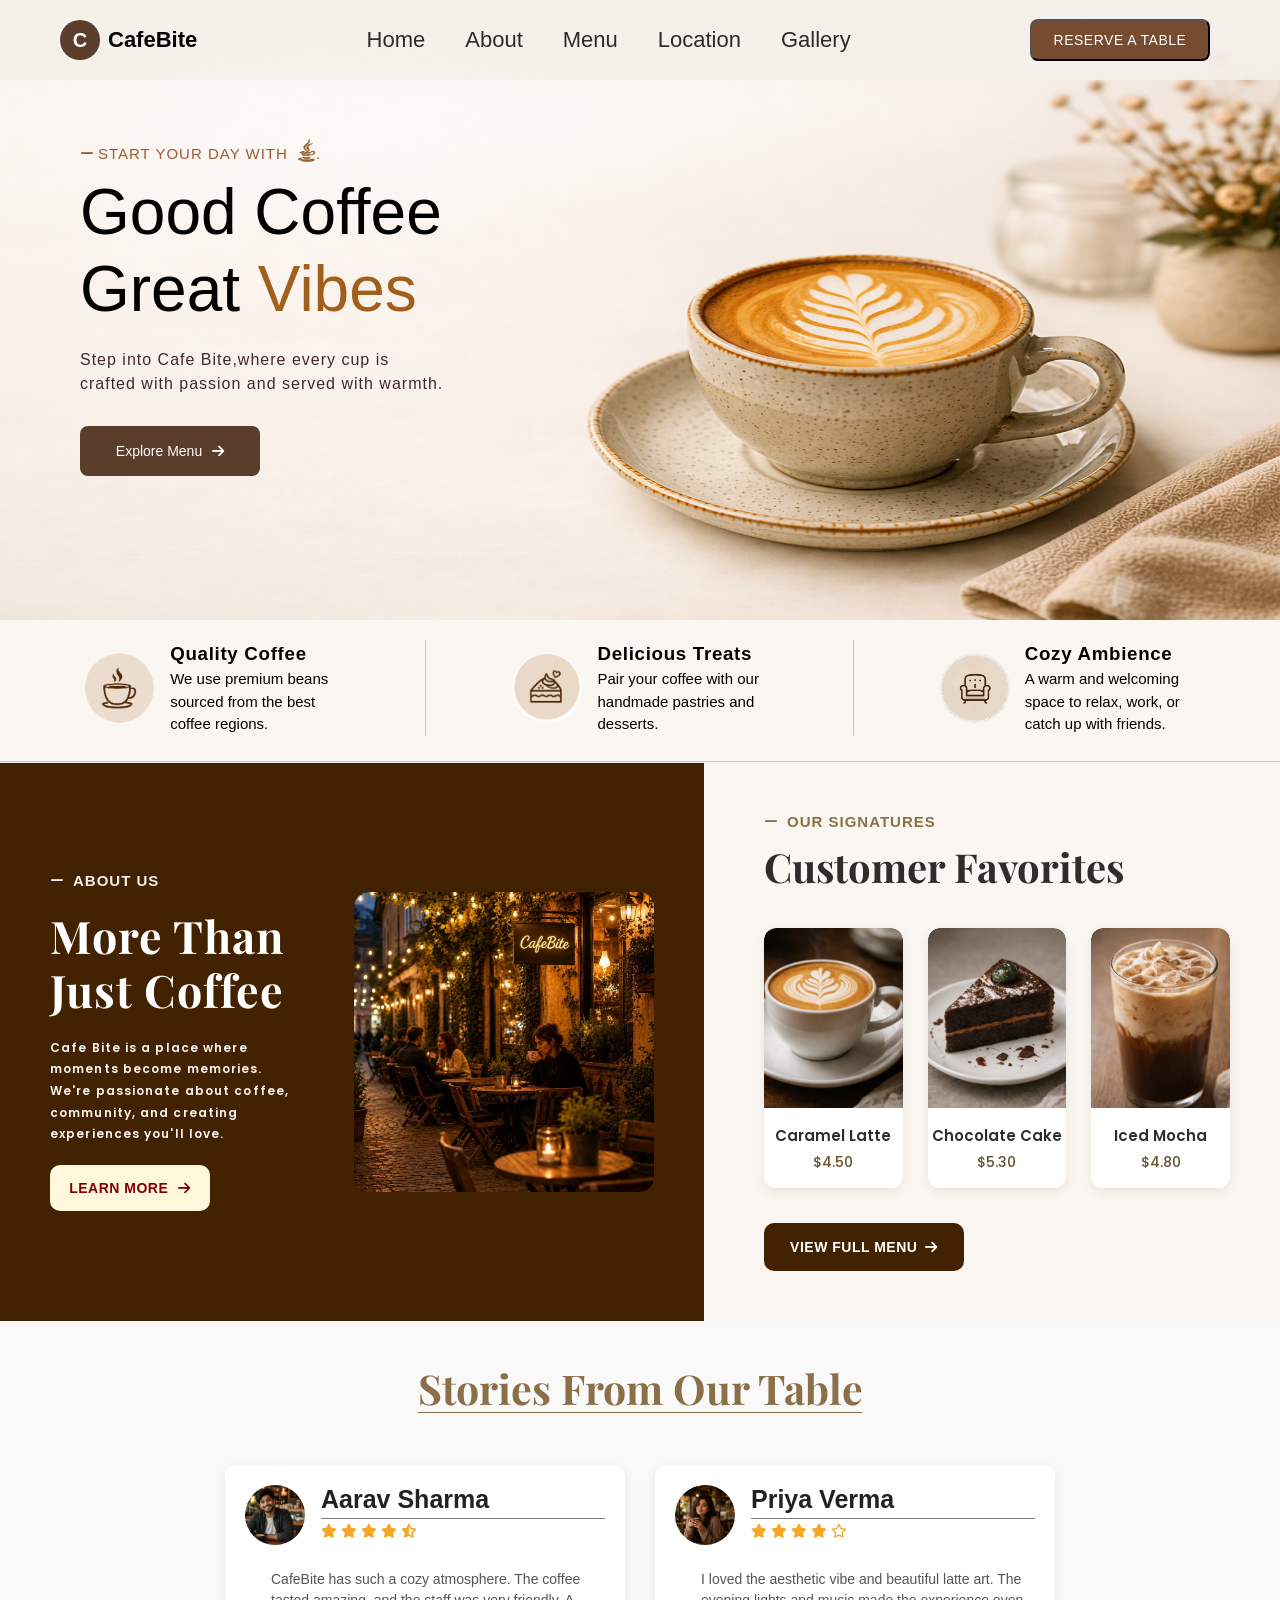
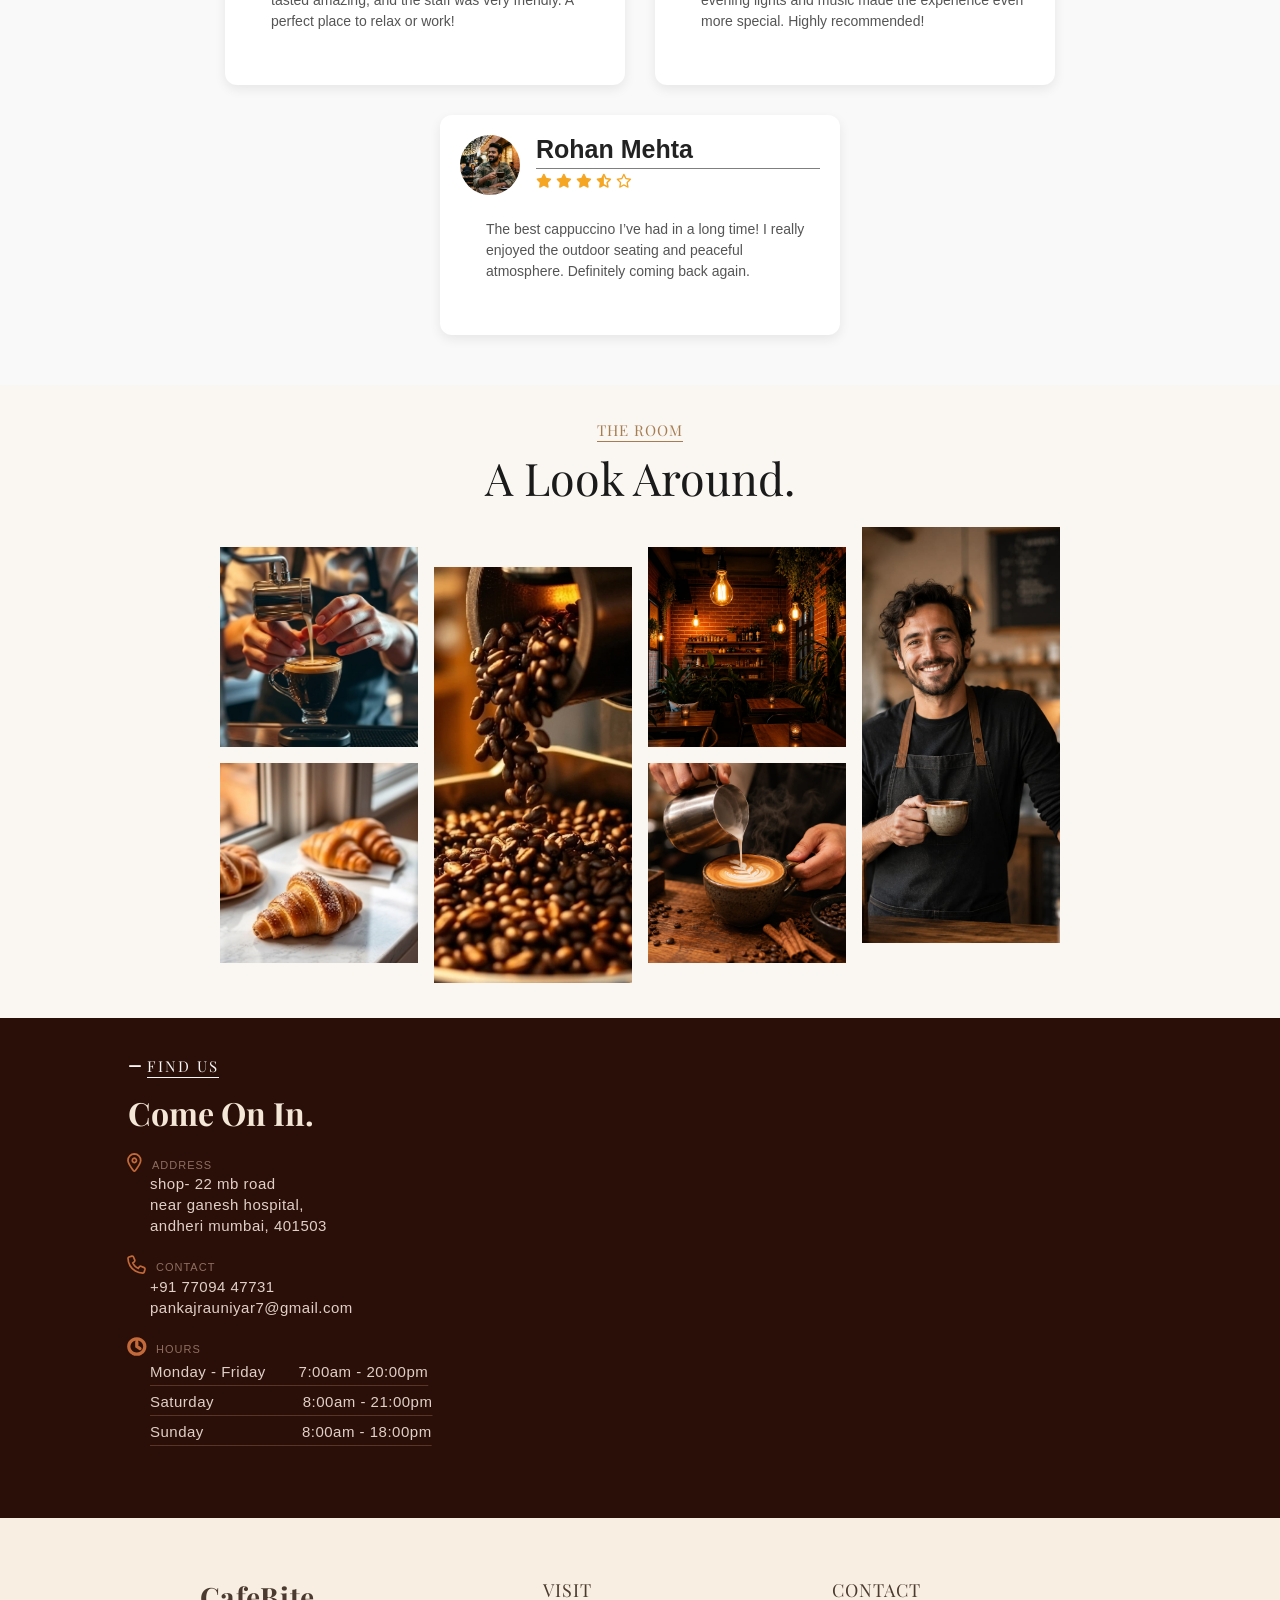
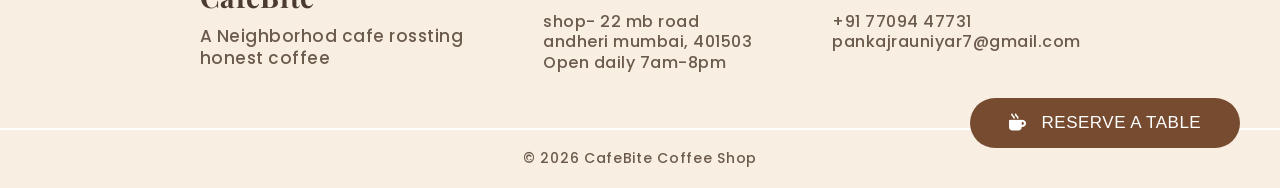
<file: index.html>
<!DOCTYPE html>
<html lang="en">

<head>
    <meta charset="UTF-8">
    <meta name="viewport" content="width=device-width, initial-scale=1.0">
    <title>firts project</title>
    <link rel="stylesheet" href="style.css">
    <link rel="stylesheet" href="https://cdnjs.cloudflare.com/ajax/libs/font-awesome/6.4.0/css/all.min.css"
        integrity="sha512-iecdLmaskl7CVkqkXNQ/ZH/XLlvWZOJyj7Yy7tcenmpD1ypASozpmT/E0iPtmFIB46ZmdtAc9eNBvH0H/ZpiBw=="
        crossorigin="anonymous" referrerpolicy="no-referrer" />
    <link
        href="https://fonts.googleapis.com/css2?family=Playfair+Display:wght@600&family=Poppins:wght@400;500&display=swap"
        rel="stylesheet">


</head>

<body>
    <!--nav bar-->
    <nav class="navbar">
        <div class="logo">
            <div class="circle">C</div>
            <span>CafeBite</span>
        </div>
        <ul class="nav-links">
            <li><a href="file:///E:/WEB%20SITE%20FRONTEND/index.html">Home</a></li>
            <li><a href="#nav-abt">About</a></li>
            <li><a href="menu.html">Menu</a></li>
            <li><a href="#location">Location</a></li>
            <li><a href="#abt-gallery">Gallery</a></li>
        </ul>
        <button class="login" onclick="window.location='reserve-form.html'">
            <a href="reserve-form.html">RESERVE A TABLE</a>
        </button>

        <div class="menu-toggle">&#9776;</div>
    </nav>
    <main>
        <!--hero image-->
        <section class="hero">
            <div class="hero-content">
                <p><i class="fa-solid fa-minus line"></i>START YOUR DAY WITH <span><i
                            class="fa-brands fa-java"></i>.</span></p>
                <h1>
                    Good Coffee <br> Great
                    <span>Vibes</span>
                </h1>
                <p class="para">
                    Step into Cafe Bite,where every cup is <br>crafted with passion and served with warmth.
                </p>
                    <a href="menu.html" class="exp-btn">
                        Explore Menu<span><i class="fa-solid fa-arrow-right"></i></span></a>
            </div>
            <div class="hero-img">
                <img src="hero.png" alt="coffee image">
            </div>
        </section>

        <!--FEATURES-->
        <div class="feature">
            <div class="coffee">
                <div class="cupicon">
                    <img src="cofficon.png">
                </div>
                <div class="coffeedata">
                    <h3>Quality Coffee</h3>
                    <p>We use premium beans sourced from the best coffee regions.</p>
                </div>
            </div>
            <hr>
            <div class="coffee">
                <div class="cupicon">
                    <img src="treaticon.png">
                </div>
                <div class="coffeedata">
                    <h3>Delicious Treats</h3>
                    <p>Pair your coffee with our handmade pastries and desserts.</p>
                </div>
            </div>
            <hr>
            <div class="coffee">
                <div class="cupicon">
                    <img src="chairicons.png">
                </div>
                <div class="coffeedata">
                    <h3>Cozy Ambience</h3>
                    <p>A warm and welcoming space to relax, work, or catch up with friends.</p>
                </div>
            </div>
        </div>

        <!--about us or favourite-->
        <hr>
        <div class="webdetail">
            <!--about-us-->
            <div class="about-us" id="nav-abt">
                <div class="about">
                    <p><i class="fa-solid fa-minus line"></i>ABOUT US
                    <h1>
                        More Than <br>Just Coffee
                    </h1>
                    <p class="abtpara">
                        Cafe Bite is a place where moments
                        become memories. We're passionate
                        about coffee, community, and creating
                        experiences you'll love.
                    </p>
                    <button class="abt" id="learn-more">
                        LEARN MORE<span><i class="fa-solid fa-arrow-right"></i></span>
                    </button>
                </div>

                <img src="gall-2.jpeg">

            </div>
            <!--our signature-->
            <div class="signature">
                <div class="signMenu">
                    <div class="signheader">
                        <p><i class="fa-solid fa-minus line"></i>OUR SIGNATURES
                        <h1>
                            Customer Favorites
                        </h1>
                    </div>
                    <div class="signimg">
                        <div class="signcard1">
                            <img src="coffeeFav.png">
                            <p>Caramel Latte</p>
                            <h5>$4.50</h5>
                        </div>
                        <div class="signcard1">
                            <img src="cakeFav.png">
                            <p>Chocolate Cake</p>
                            <h5>$5.30</h5>
                        </div>
                        <div class="signcard1">
                            <img src="dringFav.png">
                            <p>Iced Mocha</p>
                            <h5>$4.80</h5>
                        </div>

                        <div class="signcard1 cardhide">
                            <img src="sandwichFav.png">
                            <p>Veg Sandwich</p>
                            <h5>$9.50</h5>
                        </div>
                    </div>
                    <a href="menu.html" class="viewmenu">
                        VIEW FULL MENU
                        <span><i class="fa-solid fa-arrow-right"></i></span>
                    </a>
                </div>
            </div>

        </div>

        <!--REVIEWS -->
        <div class="reviews-info">
            <h1>Stories From Our Table</h1>
            <div class="reviews">
                <div class="viewer1">
                    <img src="review-1.jpeg">

                    <div class="viewer-info">
                        <h3>Aarav Sharma</h3>
                        <h4>
                            <i class="fa-solid fa-star"></i> <!--full fill star-->
                            <i class="fa-solid fa-star"></i>
                            <i class="fa-solid fa-star"></i>
                            <i class="fa-solid fa-star"></i>
                            <i class="fa-solid fa-star-half-stroke"></i> <!--half fill-->
                        </h4>
                        <p>
                            CafeBite has such a cozy atmosphere. The coffee tasted amazing, and the staff was very
                            friendly. A perfect place to relax or work!
                        </p>
                    </div>
                </div>
                <div class="viewer1">
                    <img src="review-2.jpeg">

                    <div class="viewer-info">
                        <h3>Priya Verma</h3>
                        <h4>
                            <i class="fa-solid fa-star"></i> <!--full fill star-->
                            <i class="fa-solid fa-star"></i>
                            <i class="fa-solid fa-star"></i>
                            <i class="fa-solid fa-star"></i>
                            <i class="fa-regular fa-star"></i> <!--not fill-->
                        </h4>
                        <p>
                            I loved the aesthetic vibe and beautiful latte art. The evening lights and music made the
                            experience even more special. Highly recommended!
                        </p>
                    </div>
                </div>
                <div class="viewer1">
                    <img src="review-3.jpeg">

                    <div class="viewer-info">
                        <h3>Rohan Mehta</h3>
                        <h4>
                            <i class="fa-solid fa-star"></i> <!--full fill star-->
                            <i class="fa-solid fa-star"></i>
                            <i class="fa-solid fa-star"></i>
                            <i class="fa-solid fa-star-half-stroke"></i> <!--half fill-->
                            <i class="fa-regular fa-star"></i> <!--not fill-->

                        </h4>
                        <p>
                            The best cappuccino I’ve had in a long time! I really enjoyed the outdoor seating and
                            peaceful atmosphere. Definitely coming back again.
                        </p>
                    </div>
                </div>

            </div>
        </div>
        <!--GALLERY SECTION-->
        <section class="cafe-gallery" id="abt-gallery">
            <div class="gallery-header">
                <p class="subheading">THE ROOM</p>
                <h2>A Look Around.</h2>
            </div>

            <div class="gallery-grid">
                <img src="gall-7.jpeg" class="item item-small" alt="Barista pouring coffee">
                <img src="gall-5.jpeg" class="item item-tall" alt="Croissants on window">

                <img src="gall-3.jpeg" class="item item-small" alt="Coffee beans pouring">

                <img src="gall-1.jpeg" class="item item-tall up" alt="Customers in cafe">
                <img src="gall-6.jpeg" class="item item-small" alt="Latte art top view">

                <img src="gall-4.jpeg" class="item item-small" alt="Stacked pastries">
            </div>
        </section>

        <!--LOCATION + TIMING-->
        <div class="find-us">
            <div class="location" id="location">
                <div class="location-info">
                    <p class="subheading lct-find"><i class="fa-solid fa-minus line"></i>Find Us</p>
                    <h1>Come On In.</h1>

                    <div class="address">
                        <i class="fa-solid fa-location-dot"></i>ADDRESS
                        <p>shop- 22 mb road<br>near ganesh hospital,<br>andheri mumbai, 401503</p>

                    </div>

                    <div class="address">
                        <i class="fa-solid fa-phone"></i>CONTACT
                        <p>+91 77094 47731<br>pankajrauniyar7@gmail.com</p>

                    </div>

                    <div class="address">
                        <i class="fa-regular fa-clock"></i>HOURS
                        <p class="timing">Monday - Friday &nbsp;&nbsp;&nbsp;&nbsp;&nbsp; 7:00am - 20:00pm<br>
                            Saturday
                            &nbsp;&nbsp;&nbsp;&nbsp;&nbsp;&nbsp;&nbsp;&nbsp;&nbsp;&nbsp;&nbsp;&nbsp;&nbsp;&nbsp;&nbsp;&nbsp;&nbsp;
                            8:00am - 21:00pm<br>
                            Sunday
                            &nbsp;&nbsp;&nbsp;&nbsp;&nbsp;&nbsp;&nbsp;&nbsp;&nbsp;&nbsp;&nbsp;&nbsp;&nbsp;&nbsp;&nbsp;&nbsp;&nbsp;&nbsp;&nbsp;
                            8:00am - 18:00pm</p>

                    </div>
                </div>
            </div>

            <!--map-->
            <div class="map">
                <div class="map-map">
                    <iframe
                        src="https://maps.google.com/maps?q=22%20Rue%20des%20Lilas%20Paris%20France&z=15&output=embed"
                        loading="lazy" allowfullscreen referrerpolicy="no-referrer-when-downgrade">
                    </iframe>
                </div>
            </div>

        </div>
    </main>

    <!--footer-->
    <footer>
        <div class="footer-data">
            <div class="foot-information">
                <div class="foot-info">
                    CafeBite
                    <p>A Neighborhod cafe rossting <br> honest coffee</p>
                </div>
                <div class="foot-visit">
                    VISIT
                    <p>shop- 22 mb road<br>andheri mumbai, 401503<br>Open daily 7am-8pm</p>
                </div>
                <div class="contact">
                    CONTACT
                    <p>+91 77094 47731<br>pankajrauniyar7@gmail.com</p>
                </div>
            </div>

            <div class="foot">
                © 2026 CafeBite Coffee Shop
                <button class="reserve-btn" onclick="window.location='reserve-form.html'">
                    <!--the onc;lick use if we clock on bg then also open form-->
                    <i class="fa-solid fa-mug-hot"></i>
                    <a href="reserve-form.html">RESERVE A TABLE</a>
                </button>

            </div>


    </footer>



    <script src="script.js"></script>

</body>

</html>
</file>
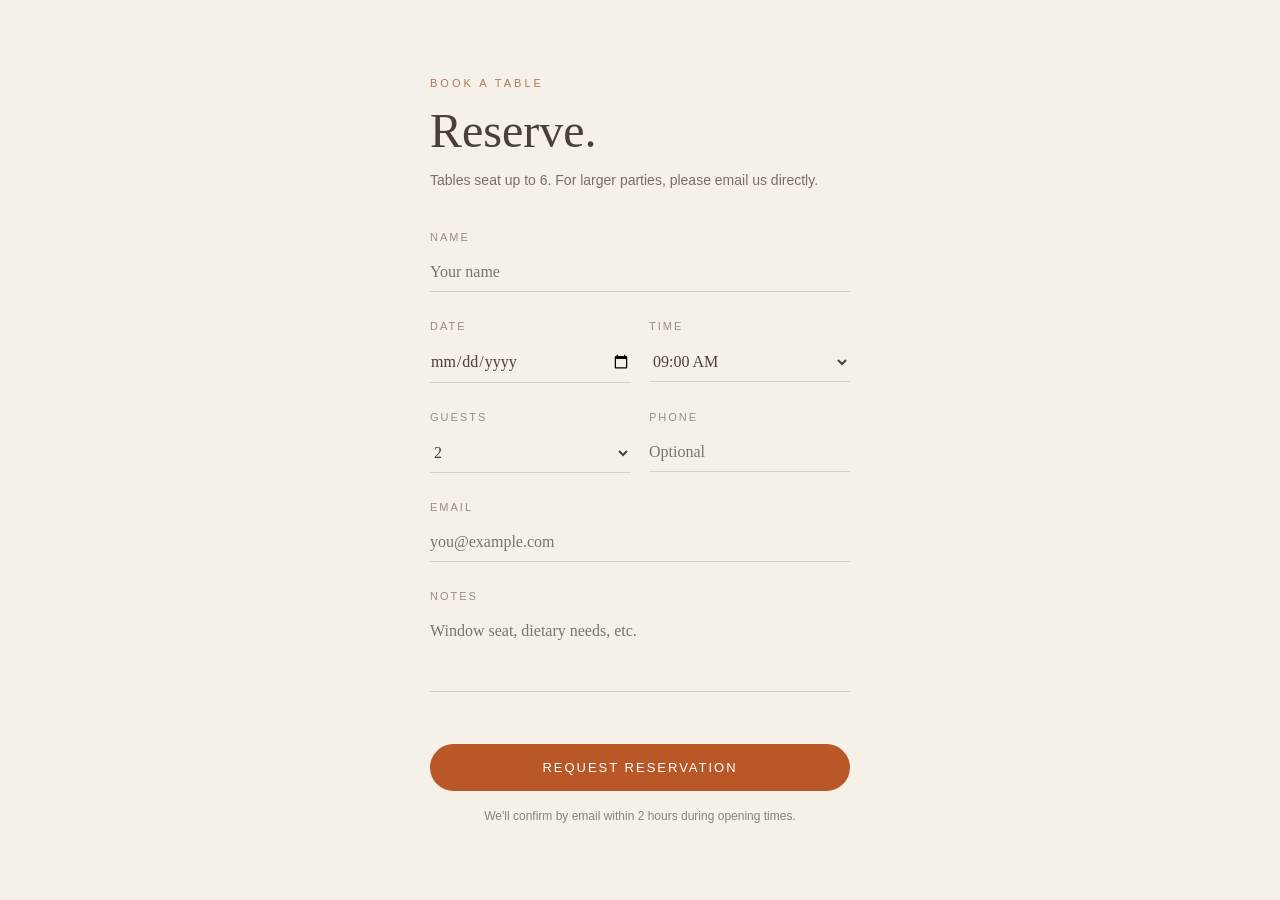
<file: reserve-form.html>
<!DOCTYPE html>
<html lang="en">

<head>
    <meta charset="UTF-8" />
    <meta name="viewport" content="width=device-width, initial-scale=1.0" />
    <title>Reserve a table Form</title>

    <style>
        * {
            margin: 0;
            padding: 0;
            box-sizing: border-box;
            font-family: "Georgia", serif;
        }

        body {
            background: #f5f0e8;
            display: flex;
            justify-content: center;
            align-items: center;
            min-height: 100vh;
            padding: 20px;
            color: #4b4037;
        }

        .reservation-box {
            width: 100%;
            max-width: 420px;
            background: #f5f0e8;
        }

        .small-title {
            font-size: 11px;
            letter-spacing: 3px;
            color: #b1785a;
            margin-bottom: 14px;
            text-transform: uppercase;
            font-family: Arial, sans-serif;
        }

        h1 {
            font-size: 48px;
            font-weight: 500;
            margin-bottom: 12px;
        }

        .desc {
            font-size: 14px;
            color: #7a6f66;
            margin-bottom: 40px;
            line-height: 1.5;
            font-family: Arial, sans-serif;
        }

        .form-group {
            margin-bottom: 28px;
        }

        label {
            display: block;
            font-size: 11px;
            letter-spacing: 2px;
            margin-bottom: 10px;
            color: #9a8d83;
            text-transform: uppercase;
            font-family: Arial, sans-serif;
        }

        input,
        select,
        textarea {
            width: 100%;
            border: none;
            border-bottom: 1px solid #d8cec5;
            background: transparent;
            padding: 10px 0;
            font-size: 16px;
            color: #4b4037;
            outline: none;
        }

        textarea {
            resize: none;
            height: 80px;
        }

        .row {
            display: flex;
            gap: 18px;
        }

        .row .form-group {
            flex: 1;
        }

        .btn {
            width: 100%;
            background: #b95726;
            color: white;
            border: none;
            padding: 16px;
            border-radius: 40px;
            font-size: 13px;
            letter-spacing: 2px;
            cursor: pointer;
            margin-top: 20px;
            transition: 0.3s;
            font-family: Arial, sans-serif;
        }

        .btn:hover {
            background: #9e471b;
        }

        .footer-text {
            text-align: center;
            font-size: 12px;
            color: #8b8178;
            margin-top: 18px;
            font-family: Arial, sans-serif;
        }

        @media(max-width:600px) {
            h1 {
                font-size: 38px;
            }

            .row {
                flex-direction: column;
                gap: 0;
            }
        }
    </style>
</head>

<body>

    <div class="reservation-box">

        <div class="small-title">BOOK A TABLE</div>

        <h1>Reserve.</h1>

        <p class="desc">
            Tables seat up to 6. For larger parties, please email us directly.
        </p>

        <form>

            <div class="form-group">
                <label>Name</label>
                <input type="text" placeholder="Your name" required>
            </div>

            <div class="row">
                <div class="form-group">
                    <label>Date</label>
                    <input type="date" required>
                </div>

                <div class="form-group">
                    <label>Time</label>
                    <select>
                        <option>09:00 AM</option>
                        <option>11:00 AM</option>
                        <option>01:00 PM</option>
                        <option>03:00 PM</option>
                        <option>05:00 PM</option>
                        <option>08:00 PM</option>
                    </select>
                </div>
            </div>

            <div class="row">
                <div class="form-group">
                    <label>Guests</label>
                    <select>
                        <option>2</option>
                        <option>3</option>
                        <option>4</option>
                        <option>5</option>
                        <option>6</option>
                    </select>
                </div>

                <div class="form-group">
                    <label>Phone</label>
                    <input type="tel" placeholder="Optional">
                </div>
            </div>

            <div class="form-group">
                <label>Email</label>
                <input type="email" placeholder="you@example.com" required>
            </div>

            <div class="form-group">
                <label>Notes</label>
                <textarea placeholder="Window seat, dietary needs, etc." required></textarea>
            </div>

            <button class="btn">REQUEST RESERVATION</button>

            <div class="footer-text">
                We'll confirm by email within 2 hours during opening times.
            </div>

        </form>
    </div>

</body>

</html>
</file>
<file: style.css>
*{
    margin:0;
    padding:0;
    box-sizing:border-box;
    font-family: Arial, sans-serif;
    
}

html,body{
   background-color: #faf7f2; 
   width: 100%;
}

/* NAVBAR */
.navbar{
    width: 100%;
    top:0;
    z-index: 1000;
    position: fixed;
    font-family: 'Poppins',sans-serif;
    display:flex;
    justify-content:space-between;
    align-items:center;
    height: 80px;
    padding:0px 60px;
    background-color: rgba(245, 240, 234,0.9);
}

/* LOGO */
.logo{
    display:flex;
    align-items:center;
    font-weight:bold;
    font-size:22px;
}

.circle{
    width:40px;
    height:40px;
    border-radius:50%;
    background:#5a3d2b;
    color:white;
    display:flex;
    align-items:center;
    justify-content:center;
    font-size:20px;
    margin-right:8px;
}

/* NAV LINKS */
.nav-links{
    list-style:none;
    display:flex;
    gap:40px;
}

.nav-links a{
    text-decoration:none;
    font-size: 22px;
    font-weight: 500;
    color: #2b2b2b;
    transition:0.3s;
}

.nav-links a:hover{
    color:#9d5b32;
    font-weight: 500;
    text-decoration: underline;
    text-decoration-color: #4a2c1a;
    text-decoration-thickness: 2px;
    text-underline-offset: 8px;   /*space between text or underline*/
}

/* LOGIN */
.login{
    width: 180px;
    height: 42px;
    background-color: #764b30;
    color: #ffffff;
    border-radius: 8px;
    font-weight: 500;
    /* font-size:14px; */
    letter-spacing: 0.5px;
    cursor:pointer;
    font-size: 14px;
    margin-left: 10px;
    margin-right: 10px;
    
}
.login a{
    text-decoration: none;
    color: #ffffff;
}
.login:hover{
    background-color: #936955;
}

/* HAMBURGER */
.menu-toggle{
    display:none;
    font-size:26px;
    cursor:pointer;
    
}

/* RESPONSIVE */
@media(max-width:1024px){

    .nav-links{
        position:absolute;
        top:70px;
        left:0;
        width:100%;
        background: rgba(255, 255, 255,0.7);
        flex-direction:column; /*used to a link in a line*/
        align-items:center;
        display:none;
        height: 280px;
        padding-top: 5px;
        gap:0;

    }
    .nav-links li{
        width: 100%;
        text-align: center;
        height: 50px;
        padding: 12px 0;   /* control spacing */
        border-bottom: 2px solid rgba(162, 95, 27, 0.7);
      
    }
    .nav-links li:hover{
        text-decoration: underline;
        text-decoration-color: #a25f1b;
        text-underline-offset: 7px;
        text-decoration-thickness: 2px;
        border-bottom: 2px solid rgba(162, 95, 27);
        background-color: rgba(225, 225, 217, 0.584);
    }
    .nav-links li a{
        color: rgb(185, 65, 65);
    }

 
    .nav-links.active{
        display:flex;
    }

    .menu-toggle{
        display:block; 
        font-size: 30px;
        font-weight: 600;
        margin-left: 10px;
    }
    .circle{
        margin-left: -15px;
    }

    .login{
        display:none;

    }
}


/*hero section*/
.hero-content{
    position: absolute;
    margin-top: 140px;
    margin-left: 80px;
}
.hero-content p{
    color: #9d5b32;
    font-size: clamp(10px,2vw,15px);
    font-weight: 300;
    margin-bottom: 12px;
    letter-spacing: 1px;
}
.line{
    padding-right: 3px;
    font-weight: 200;
}

.hero-content p span i{
    font-weight: 700;
    padding-left: 5px;
    color: #9c6834;
    font-size: clamp(10px,2vw,22px);
}
.hero-content h1{
    font-size: clamp(30px, 5vw, 64px); /*minimum size (mobile),,5vw → responsive scaling,,64px → max size (desktop)*/
    font-weight: 500;
    line-height: 1.2;
    color: #000000;
}

.hero-content h1 span{
    color: #a25f1b;
}

.hero-content .para{
    margin-top: 20px;
    font-size: clamp(15px,2vw,16px); /*clamp(MIN, PREFERRED, MAX)*/
    font-weight: 400;
    color: #422a2a;
    line-height: 1.5;
}

.hero-img img{
    width: 100%;
    height: 620px;
    display: block;
}

.exp-btn{
    margin-top: 30px;

    width: 180px;
    height: 50px;

    background-color: #5a3e2b;
    color: #ffffff;

    border-radius: 8px;

    font-size: 14px;
    font-weight: 500;

    text-decoration: none;

    display: flex;
    align-items: center;
    justify-content: center;

    gap: 5px;
    border: none;
}

.exp-btn i{
    padding-left: 5px;
}

.exp-btn:hover{
    background-color: #3e2a1f;
}


/* ===== MOBILE ===== */
@media (max-width: 768px) {
   .hero{
    flex-direction: column;
   }

  .hero-img img {
    width: 100%;
    max-height: 420px;         /* fixed visible area */
    content: url("herosmall.png");
    object-fit: cover;
  }
  .hero-content{
    margin-left: 7vw;
    margin-top: 110px;
  }

  .exp-btn{
    width: 33vw;
    height: 10vw;
    font-size: clamp(14px,2.2vw,20px);
  }
}

/*FEATURES*/
.feature{
    display: flex;
    justify-content: space-evenly;
    margin-top: 20px;
    margin-bottom: 25px;
}
.coffee{
    display: flex;
}
.cupicon{
    display: flex;
    align-items: center;
}
.cupicon img{
    width: 70px;
    height: 70px;
    border-radius: 50%;

}
.coffeedata{
    margin-left: 15px;
    width: 170px;
    line-height: 1.5;
}
.coffeedata h3{
    letter-spacing: 0.7px;
}
.coffeedata p{
    font-size: 15px;
}

/*fature responsive*/
@media (max-width: 768px) {
    .feature{
        flex-direction: column;     /* stack items */
        align-items: center;        /* center everything */
        gap: 20px;                  /* spacing between items */
    }

    .coffee{
        flex-direction: row;        /* keep icon + text side by side */
        align-items: center;
        width: 90%;                 /* better fit on mobile */
    }

    .coffeedata{
        width: 100%;                /* allow text to adjust */
    }


    hr{
        width: 80%;                 /* make divider smaller */
    }
}

hr{
    opacity: 0.5;
}


/* ABOUT US */
.webdetail {
    display: flex;
    justify-content: start;
    padding: 0;
}

.about-us {
    background-color: #422201;
    width: min(100%, 55%); /* desktop pe max 1200px, mobile pe 90% */
    min-height: 400px;
    /* margin-bottom: 30px; */
    display: flex;
    align-items: center;
    gap: clamp(20px, 4vw, 60px);
    padding: clamp(20px, 4vw, 50px);
}

.about {
    flex: 1; /* remaining space lega */
    width: auto;
    margin: 0;
}

.about p i {
    margin-right: 5px;
}

.about p {
    color: rgb(242, 238, 238);
    margin-bottom: clamp(12px, 2vw, 20px);
    font-weight: 600;
    font-size: clamp(12px, 1.2vw, 15px);
    letter-spacing: 1px;
}

.about h1 {
    font-family: 'Playfair Display', serif;
    color: white;
    letter-spacing: 1px;
    margin-bottom: clamp(12px, 2vw, 20px);
    font-size: clamp(24px, 3.5vw, 56px);
    line-height: 1.2;
}

.about .abtpara {
    color: rgb(250, 243, 243);
    margin-bottom: clamp(16px, 2.5vw, 20px);
    font-family: 'Poppins', sans-serif;
    letter-spacing: 1.1px;
    font-size: clamp(11px, 1.1vw, 12px);
    line-height: 1.8;
    font-weight: 600;
}

.about-us .abt {
    width: clamp(140px, 18vw, 160px);
    height: clamp(40px, 5vw, 46px);
    font-size: clamp(12px, 1.3vw, 14px);
    border-radius: 10px;
    color: maroon;
    font-weight: 600;
    background-color: cornsilk;
    border: none;
    letter-spacing: 0.5px;
    cursor: pointer;
}

.about-us .abt i {
    margin-left: 10px;
}

.about-us img {
    flex-shrink: 0;
    width: clamp(180px, 30vw, 300px);
    height: clamp(180px, 30vw, 300px);
    object-fit: cover;
    border-radius: 15px;
    box-shadow: 10px 4px 10px #422201;  
    margin: 0;
}

/* Tablet: 1024px */
@media (max-width: 1024px) {
    .about-us {
        flex-direction: row;
        gap: 30px;
        width: 100%;
    }
}

/* Mobile: 768px */
@media (max-width: 768px) {
    .about-us {
        flex-direction: column;
        text-align: center;
        padding: 30px 20px;
    }

    .about {
        order: -2; /* text uper aayega */
    }

    .about-us img {
        order: -1; /* image upar aayegi */
        width: clamp(220px, 60vw, 300px);
        height: clamp(220px, 60vw, 300px);
        margin-bottom: 20px;
    }

    .about h1 br {
        display: none; /* mobile pe break hata do */
    }
}

/* Small mobile: 480px */
@media (max-width: 480px) {
    .webdetail {
        padding: 0px 0px;
    }
    .about-us {
        width: 100%;
        border-radius: 0;
    }
}


/* Signature Section */
.signature {
    flex: 1;  /* About Us ke baad bacha hua space lega */
    padding: clamp(20px, 4vw, 50px);
    background-color: #faf7f2;
    border-radius: 12px;
    margin-left: 10px; /* About Us aur Signature ke beech gap */
}

.signheader p {
    color: #8b6f47;
    font-weight: 600;
    font-size: clamp(12px, 1.2vw, 15px);
    letter-spacing: 1px;
    margin-bottom: 10px;
    display: flex;
    align-items: center;
    gap: 5px;
}

.signheader h1 {
    font-family: 'Playfair Display', serif;
    color: #2d2d2d;
    font-size: clamp(28px, 3.5vw, 40px);
    margin-bottom: clamp(20px, 3vw, 35px);
}

.signimg {
    display: grid;
    grid-template-columns: repeat(3, 1fr); /* Desktop pe 3 cards in row */
    gap: clamp(15px, 2vw, 25px);
    margin-bottom: clamp(20px, 3vw, 35px);
}

.signcard1 {
    background: #fff;
    border-radius: 12px;
    overflow: hidden;
    box-shadow: 0 4px 12px rgba(0,0,0,0.08);
    text-align: center;
    padding-bottom: 15px;
}
.cardhide{
    display: none;
}
.signcard1 img {
    width: 100%;
    height: clamp(120px, 15vw, 180px);
    object-fit: cover;
    border-radius: 12px 12px 0 0;
}

.signcard1 p {
    font-family: 'Poppins', sans-serif;
    font-weight: 600;
    font-size: clamp(13px, 1.4vw, 15px);
    color: #2d2d2d;
    margin-top: 12px;
}

.signcard1 h5 {
    font-family: 'Poppins', sans-serif;
    font-weight: 500;
    font-size: clamp(12px, 1.2vw, 14px);
    color: #69512e;
    margin-top: 5px;
}

.viewmenu {
    width: clamp(160px, 20vw, 200px);
    height: clamp(42px, 5vw, 48px);

    font-size: clamp(12px, 1.3vw, 14px);

    border-radius: 10px;
    color: #fff;
    font-weight: 600;

    background-color: #422201;

    letter-spacing: 0.5px;

    cursor: pointer;

    display: flex;
    align-items: center;
    justify-content: center;
    gap: 8px;

    text-decoration: none;
    border: none;
}

.viewmenu:hover{
    background-color: #6b431b;
}

/* Tablet + Mobile: 1024px se neeche */
@media (max-width: 1024px) {

    .webdetail {
        flex-direction: column; /* About + Signature ek ke neeche ek */
        gap: 0px;
    }
    
    .signature {
        margin-left: 0; /* Gap hata do */
        width: 100%;
    }
    
    .signimg {
        grid-template-columns: repeat(3, 1fr); /* Tablet pe 2 cards */
    }

}

/* Mobile: 600px se neeche */
@media (max-width: 600px) {
    .cardhide{
        display: block;
    }
    .signimg {
        grid-template-columns: repeat(2,1fr); /* Mobile pe 1 card per row */
    }
    
    .signature {
        padding: 20px 20px;
    }
}


/*REVIEWS-----*/
.reviews-info{
    display: block;
    background-color: #f9f9f9; /* yellow se soft grey better lagta hai reviews me */
    align-items: center;
    text-align: center;
}

.reviews-info h1{
    color: #8b6f47;
    font-family: 'Playfair Display', serif;
    font-size: clamp(25px,3.5vw,41px);
    text-decoration: underline;
    text-decoration-thickness: 1.2px;
    text-underline-offset: 7px;
    padding-top: 40px;

}

.reviews{
    width: 100%;
    min-height: 300px;
    display: flex;
    justify-content: center;
    gap: 30px;
    align-items: stretch;
    padding: 50px 20px;
    box-sizing: border-box;
    flex-wrap: wrap;
}

.viewer1{
    background-color: #fff; /* card white hoga */
    /* width: 400px; */
     width: min(400px,100%);
    min-height: 220px;
    display: flex;
    align-items: flex-start;
    gap: 16px;
    padding: 20px;
    box-sizing: border-box;
    text-align: left;
    border-radius: 12px; /* rounded corners */
    box-shadow: 0 4px 12px rgba(0,0,0,0.08); /* soft shadow */
    transition: transform 0.2s ease, box-shadow 0.2s ease;
}

.viewer1:hover{
    transform: translateY(-4px); /* hover effect */
    box-shadow: 0 8px 20px rgba(0,0,0,0.12);
}

.viewer1 img{
    width: 60px;
    height: 60px;
    border-radius: 50%; /* round profile pic */
    object-fit: cover;
    flex-shrink: 0;
}



.viewer1 h3{
    font-size: 25px;
    font-family: 'Gill Sans', 'Gill Sans MT', Calibri, 'Trebuchet MS', sans-serif;
    font-weight: 600;
    margin: 0 0 4px 0;
    color: #222;
    border-bottom: 1px solid rgb(0,0, 0,0.5);
    padding-bottom: 4px;
}

.viewer1 h4{
    font-size: 14px;
    font-weight: 400;
    margin: 0 0 30px 0;
    color: #f5a623; /* star color yellow */
    
}

.viewer1 p{
    font-size: 14px;
    line-height: 1.5;
    margin: 0;
    margin-left: -50px;
    color: #555;
}

/* Tablet: 1024px tak 2 cards per row */
@media(max-width: 1024px){
    .viewer1{
        width: calc(50% - 15px);
    }
}

/* Mobile: 768px tak 1 card per row, 90% width */
@media(max-width: 768px){
    .reviews{
        gap: 20px;
        padding: 30px 15px;
    }
    .viewer1{
        width: 90%;
        min-height: auto;
    }

}

/*--GALLERY SECTION--*/
.cafe-gallery {
  background: #faf7f2;
  padding: 35px 40px;
}

.gallery-header {
  margin-bottom: 40px;
  display: block;
  justify-content: center;
  text-align: center;
  font-family: 'Playfair Display', serif;

}

.subheading {
  font-size: 15px;
  letter-spacing: 1px;
  color: #a67c52;
  margin: 0 0 8px 0;
  text-transform: uppercase;
  font-family: 'Playfair Display', serif;
  text-decoration: underline;
  text-underline-offset: 5px;
  text-decoration-thickness: 1px;

}

.gallery-header h2 {
  font-size: clamp(28px,3.5vw,45px);
  font-weight: 400;
  color: #1a1a1a;
  margin: 0;
  font-family: 'Playfair Display', serif;

}

.gallery-grid {
  display: grid;
  grid-template-columns: repeat(4, 1fr);
  grid-auto-rows: 200px;
  gap: 16px;
  width: 70%;
  margin-bottom: 20px;
  margin-left: 15%;
}

.gallery-grid img{   /*zom in image*/
    transition: transform 0.4s ease; /* smooth zoom */
    overflow: hidden;  /*it help to stop increae image size after hover on img*/

}

.gallery-grid img:hover{
    transform: scale(1.02); /* zoom effect */

}

.item {
  width: 100%;
  height: 100%;
  object-fit: cover;
  
}

.item-small {
  grid-row: span 1;

}

.item-tall {
  grid-row: span 2;
  margin-top: 20px;
}
/*use to give last tall image - margin top*/
.up{
    margin-top: -20px;
}

/* Mobile Responsive */
@media (max-width: 768px) {
  .gallery-grid {
    grid-template-columns: repeat(2,1fr);
    grid-auto-rows: 250px;
    width: 100%;
    margin-left: 0px;
    margin-right: 10px;
  }
  .item-tall{
    margin: 0;
    padding: 0;
    grid-row: span 2;

  }
   .item-small {
    grid-row: span 1;
    margin: 0;
    padding: 0;
    
  }
  
}

/*loaction + timing*/
.find-us{
    background-color: #2A0F08;
    width: 100%;
    height: 500px;
    display: flex;
    /* margin: 0 5% 2% 5%; */

}

.lct-find{
    color: whitesmoke;
    letter-spacing: 2px;
}

.location{
    width: 50%;
    height: 100%;
    display: block;
    
}
.location-info{
    height: 60%;
    margin-left: 20%;
    padding-top: 6%;
    
}
.location-info h1{
    padding-top: 7px;
    font-family: 'Playfair Display', serif;
    color: #F4E7D8;

}

.location-info .address{
    margin-top: 20px;
    line-height: 1.4;
    font-size: 11px;
    letter-spacing: 1px;
    color: #8f6e5f;
    
}

.location-info .address i{
    margin-right: 10px;
    color: transparent;
    -webkit-text-stroke: 1.7px  #C46A3A; /*give icon outer line color*/
    font-size: 17px;
    
}


.location-info .address p{
    margin-left: 22px;
    color: #e0d0c7;
    font-size: 15px;
    font-family: 'Inter', sans-serif;
    letter-spacing: 0.5px;
}

.location-info .address .timing{
    text-decoration: underline;
    text-underline-offset: 8px;
    line-height: 2;
    text-decoration-thickness: 1px;
    text-decoration-color:  #5A3427;
}

.map{
    width: 50%;
    height: 100%;
} 

.map-map{
    width: 80%;
    height: 85%;
    margin: 5% 5% 5% 5%;
}

.map-map iframe{
    width: 100%;
    height: 100%;
    border: none;
    
}

@media(max-width: 768px){
    .find-us{
        flex-direction: column;   /* location + map ek ke neeche ek */
        height: auto;             /* 500px fixed height hatao, content ke hisab se badhe */
    }

    .location, .map {
        width: 100%;              /* dono full width le */
    }

    .location-info{
        margin-left: 5%;          /* desktop ka 20% mobile pe zyada space le raha tha */
        padding: 30px 5%;         /* top-bottom padding balance */
        height: auto;
        order: 2;                 /* map upar, info neeche */
    }

    .map-map{
        width: 90%;               /* side me extra margin kam */
        height: 300px;            /* mobile pe height control, warna map bahut bada ho jayega */
        margin: 20px auto;        /* center me la do */
    }
}

/*FOOTER INFO*/
.footer-data{
    width: 100%;
    height: 270px;
    background-color: #f8eee1;
    display: block;

}

.foot-information{
    display: flex;
    padding-top: 60px;
    text-align: start;
    justify-content: center;
    gap: 80px;
    padding-left: 20px;
    padding-right: 20px;
}

.foot-info{
    color: #4B3A2F;
    font-weight: 700;
    font-family: 'Playfair Display', serif;
    font-size: 28px;
    letter-spacing: 0.7px;
    height: 100px;
}
.foot-info p{
    margin-top: 10px;
    line-height: 1.3;
    color: #6B5B4D;
    font-family: 'Poppins', sans-serif;
    font-size: 17px;
    font-weight: 500;
    letter-spacing: 0.5px;
}

.foot-visit{
    color: #4B3A2F;
    font-weight: 400;
    font-family: 'Playfair Display', serif;
    letter-spacing: 1px;
    font-size: 18px;

}
.foot-visit p{
    margin-top: 10px;
    line-height: 1.3;
    color: #6B5B4D;
    font-family: 'Poppins', sans-serif;
    font-size: 16px;
    font-weight: 500;
    letter-spacing: 0.5px;
}

.contact{
    color: #4B3A2F;
    font-weight: 400;
    font-family: 'Playfair Display', serif;
    letter-spacing: 1px;
    font-size: 18px;
  
}
.contact p{
    margin-top: 10px;
    line-height: 1.3;
    color: #6B5B4D;
    font-family: 'Poppins', sans-serif;
    font-size: 16px;
    font-weight: 500;
    letter-spacing: 0.5px;
}

.footer-data .foot{
    width: 100%;
    height: 60px;
    margin-top: 50px;
    border-top: 2px solid white;
    display: flex;
    text-align: center;
    justify-content: center;
    align-items: center;
    font-size: 14px;
    letter-spacing: 0.7px;
    font-weight: 500;
    color: #6B5B4D;
    font-family: 'Poppins', sans-serif;
    position: relative;

}



.footer-data .foot .reserve-btn{
    position: absolute;
    right: 40px;
    bottom: 40px;
    width: 270px;
    height: 50px;
    border-radius: 30px;
    border: none;
    background-color: #764b30;
    color: white;
    font-size: 17px;
    font-weight: 500;
    text-align: center;
    letter-spacing: 0.5px;
}

.footer-data .foot .reserve-btn a{
    text-decoration: none;
    color: white;

}

.footer-data .foot i{
    padding-right: 10px;
}

.footer-data .foot .reserve-btn:hover{
    background-color: #8a5d48;
    color: white;
}

@media (max-width: 768px) {
    .footer-data {
        height: auto;
        padding-bottom: 0px; /* sticky btn ke liye neeche jagah */
    }

    .foot-information {
        flex-direction: column;
        gap: 30px;
        padding: 40px 20px 0;
        text-align: center;
    }

    .footer-data .foot {
        margin-top: 30px;
        height: 80px;
        display: flex;
        justify-content: center;
        align-items: center;
        position: static; /* © line normal flow me rahegi */
        border-top: 2px solid white;
        flex-direction: column;
    }

    .footer-data .foot .reserve-btn {
        position: sticky; /* sirf btn sticky hoga */
        bottom: 0;        /* screen ke bottom se chipakega */
        width: 100%;
        border-radius: 0;
        right: auto;
        background-color: rgb(204, 122, 21);
        z-index: 10;      /* upar na aaye iske liye */
    }
}
</file>
